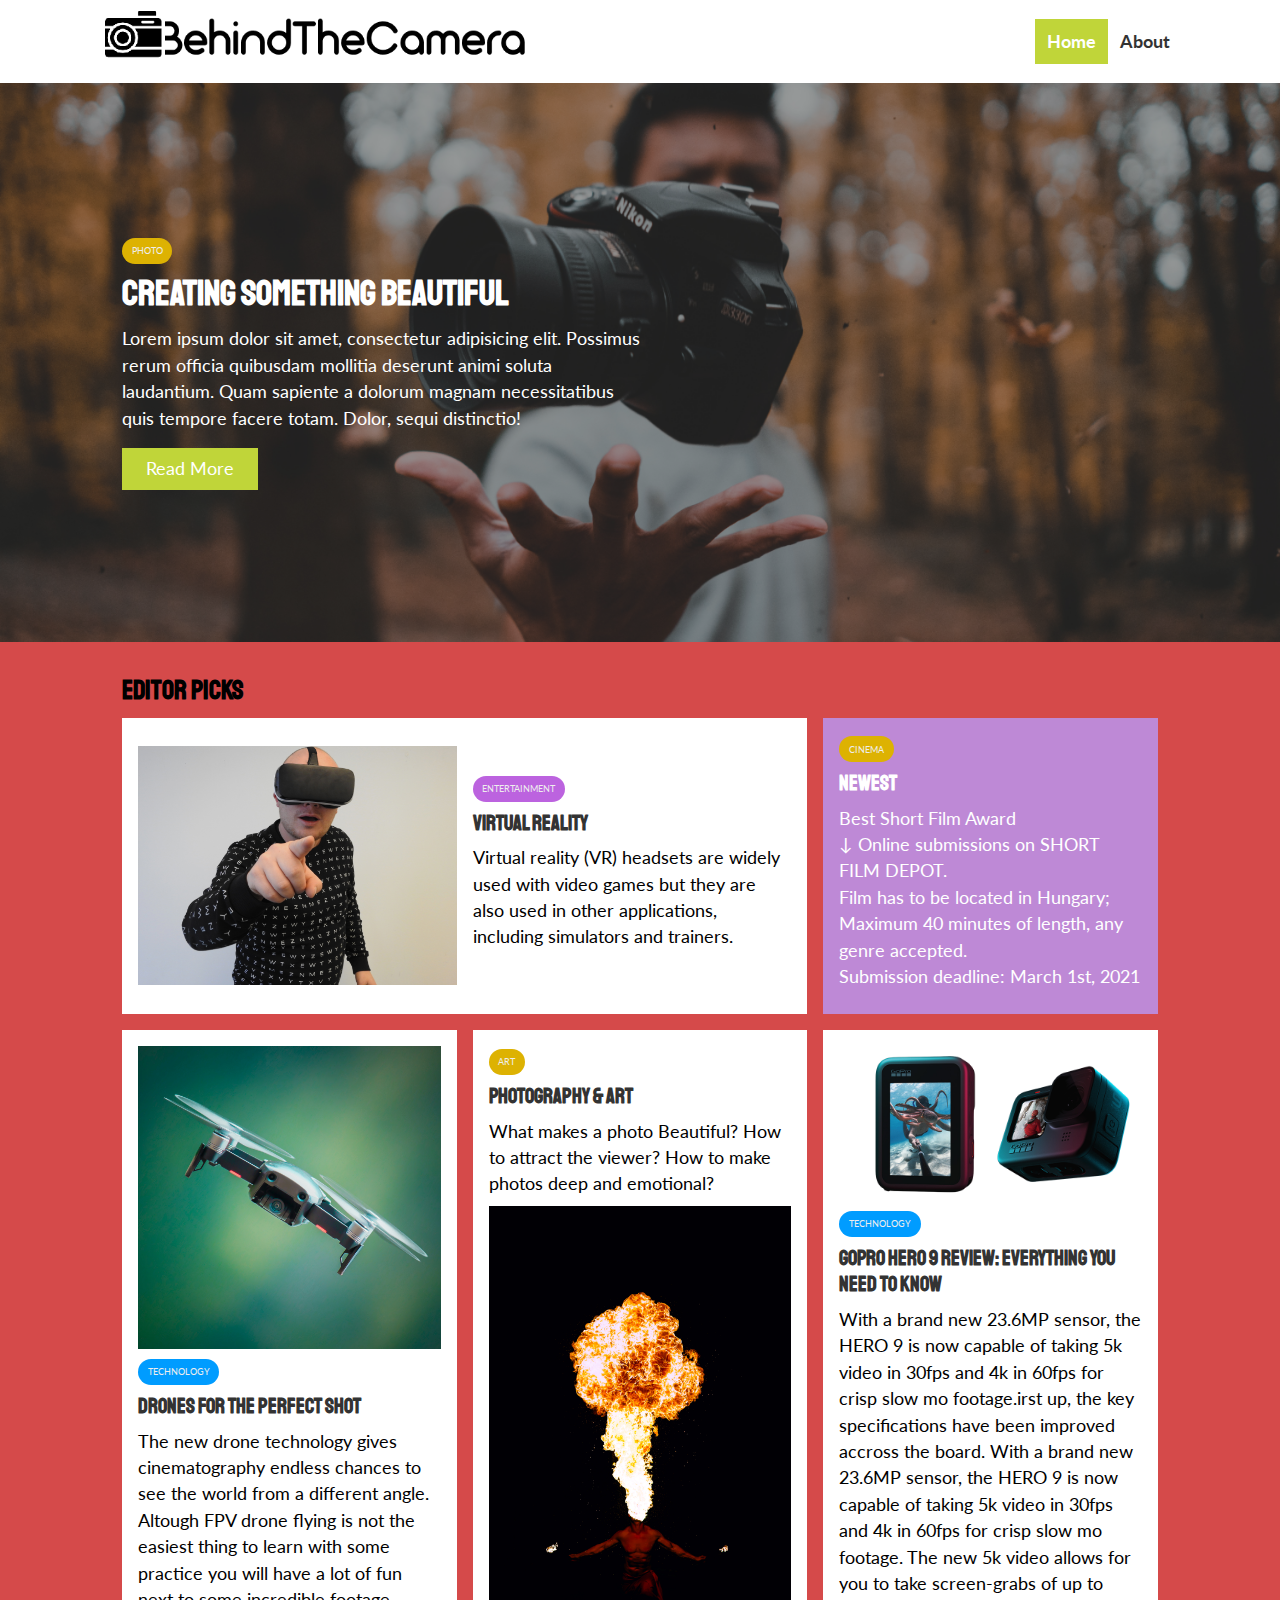
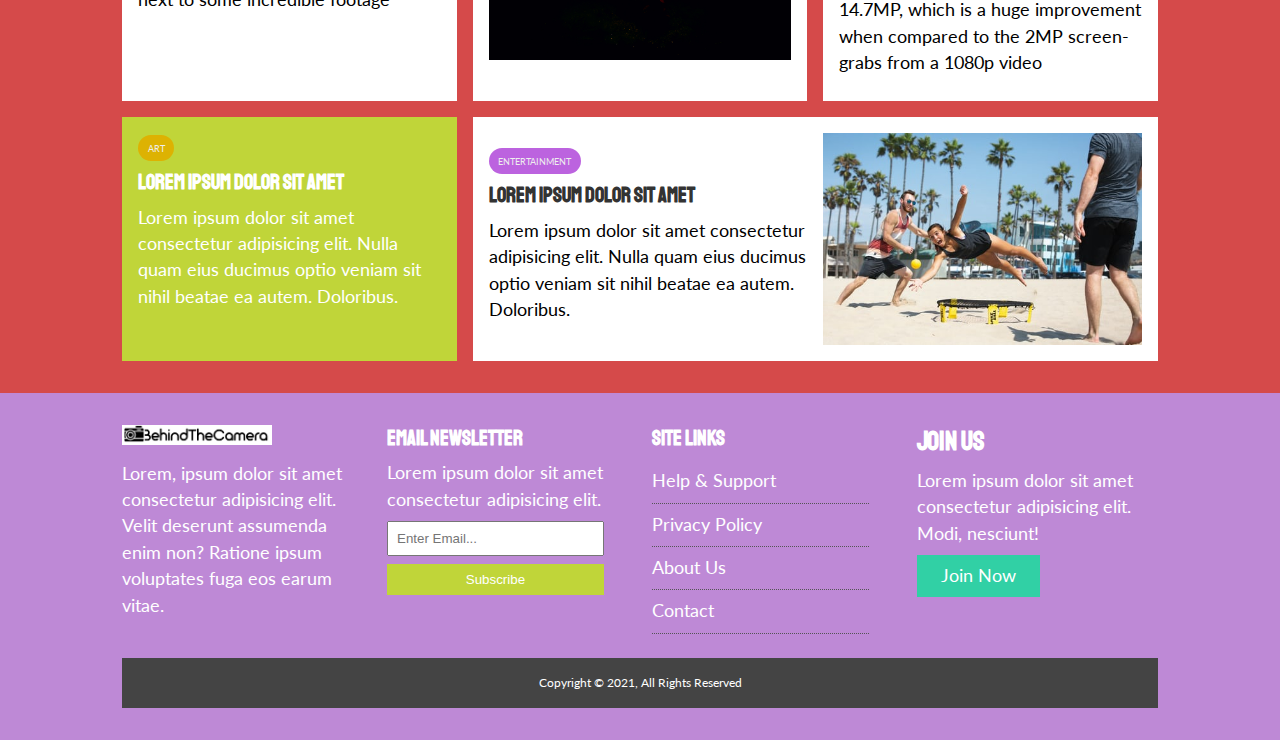
<file: index.html>
<!DOCTYPE html>
<html lang="en">
<head>
  <meta charset="UTF-8">
  <meta name="viewport" content="width=device-width, initial-scale=1.0">
  <meta http-equiv="X-UA-Compatible" content="ie=edge">
  <link rel="stylesheet" href="https://use.fontawesome.com/releases/v5.6.3/css/all.css" integrity="sha384-UHRtZLI+pbxtHCWp1t77Bi1L4ZtiqrqD80Kn4Z8NTSRyMA2Fd33n5dQ8lWUE00s/" crossorigin="anonymous">
  <link href="https://fonts.googleapis.com/css?family=Lato|Staatliches" rel="stylesheet">
  <link rel="stylesheet" href="css/style.css">
  <link rel="stylesheet" media="screen and (max-width: 768px)" href="css/mobile.css">
  <link rel="shortcut icon" type="image/x-icon" href="favicon.ico">
  <title>BehindTheCamera</title>
</head>
<body>
  <nav id="main-nav">
    <div class="container">
      <a href="index.html">
      <img src="img/behindthecamera.png" alt="New" class="logo"></a>
      <div class="social">
        <a href="http://facebook.com" target="_blank"><i class="fab fa-facebook fa-2x"></i></a>
        <a href="http://twitter.com" target="_blank"><i class="fab fa-twitter fa-2x"></i></a>
        <a href="http://instagram.com" target="_blank"><i class="fab fa-instagram fa-2x"></i></a>
        <a href="http://youtube.com" target="_blank"><i class="fab fa-youtube fa-2x"></i></a>
      </div>
      <ul>
        <li><a class="current" href="index.html">Home</a></li>
        <li><a href="about.html">About</a></li>
      </ul>
    </div>
  </nav>

  <!-- Showcase -->
  <header id="showcase">
    <div class="container">
      <div class="showcase-container">
        <div class="showcase-content">
          <div class="category category-arts">Photo</div>
          <h1>Creating Something Beautiful</h1>
          <p>Lorem ipsum dolor sit amet, consectetur adipisicing elit. Possimus rerum officia quibusdam mollitia deserunt animi soluta laudantium. Quam sapiente a dolorum magnam necessitatibus quis tempore facere totam. Dolor, sequi distinctio!</p>
          <a href="article.html" class="btn btn-primary">Read More</a>
        </div>
      </div>
    </div>
  </header>

  <!-- Home Articles -->
  <section id="home-articles" class="py-2">
    <div class="container">
        <h2>Editor Picks</h2>
        <div class="articles-container">
          <article class="card">
            <img src="img/articles/ent3.jpg" alt="">
            <div>
              <div class="category category-ent">Entertainment</div>
              <h3>
                <a href="article.html">Virtual Reality</a>
              </h3>
              <p>Virtual reality (VR) headsets are widely used with video games but they are also used in other applications, including simulators and trainers.</p>
            </div>
          </article>
          <article class="card bg-dark">
            <div class="category category-arts">Cinema</div>
            <h3>
              <a href="article.html">Newest</a>
            </h3>
            <p>
              Best Short Film Award <br>
              ↓ Online submissions on SHORT FILM DEPOT. <br>
              Film has to be located in Hungary;
              Maximum 40 minutes of length, any genre accepted. 
             <br> Submission deadline: March 1st, 2021</p>
          </article>
          <article class="card">
            <img src="img/articles/tech1.jpg" alt="">
            <div class="category category-tech">Technology</div>
            <h3>
              <a href="article.html">Drones for the perfect shot</a>
            </h3>
            <p>The new drone technology gives cinematography endless chances to see the world from a different angle.
              Altough FPV drone flying is not the easiest thing to learn with some practice you will have a lot of fun next to some incredible footage</p>
          </article>
          <article class="card">
            <div class="category category-arts">Art</div>
            <h3>
              <a href="article.html">Photography & Art</a>
            </h3>
            <p>What makes a photo Beautiful? How to attract the viewer? How to make photos deep and emotional?</p>
            <img src="img/articles/art1.jpg" alt="">
          </article>
          <article class="card">
            <img src="img/articles/tech2.jpg" alt="">
            <div class="category category-tech">Technology</div>
            <h3>
              <a href="article.html">GoPro HERO 9 Review: Everything You Need To Know</a>
            </h3>
            <p>With a brand new 23.6MP sensor, the HERO 9 is now capable of taking 5k video in 30fps and 4k in 60fps for crisp slow mo footage.irst up, the key specifications have been improved accross the board. With a brand new 23.6MP sensor, the HERO 9 is now capable of taking 5k video in 30fps and 4k in 60fps for crisp slow mo footage. The new 5k video allows for you to take screen-grabs of up to 14.7MP, which is a huge improvement when compared to the 2MP screen-grabs from a 1080p video </p>
          </article>
          <article class="card bg-primary">
            <div class="category category-arts">Art</div>
            <h3>
              <a href="article.html">Lorem ipsum dolor sit amet</a>
            </h3>
            <p>Lorem ipsum dolor sit amet consectetur adipisicing elit. Nulla quam eius ducimus optio veniam sit nihil beatae ea autem. Doloribus.</p>
          </article>
          <article class="card">
            <div>
              <div class="category category-ent">Entertainment</div>
              <h3>
                <a href="article.html">Lorem ipsum dolor sit amet</a>
              </h3>
              <p>Lorem ipsum dolor sit amet consectetur adipisicing elit. Nulla quam eius ducimus optio veniam sit nihil beatae ea autem. Doloribus.</p>
            </div>
            <img src="img/articles/ent3.jfif" alt="">
          </article>
        </div>
    </div>
  </section>

  <!-- Footer -->
  <footer id="main-footer" class="py-2">
    <div class="container footer-container">
      <div>
        <img src="img/behindthecamera.png" alt="New" class="logo"></a>
        <p>Lorem, ipsum dolor sit amet consectetur adipisicing elit. Velit deserunt assumenda enim non? Ratione ipsum voluptates fuga eos earum vitae.</p>
      </div>
      <div>
        <h3>Email Newsletter</h3>
        <p>Lorem ipsum dolor sit amet consectetur adipisicing elit.</p>
        <form>
          <input type="email" placeholder="Enter Email...">
          <input type="submit" value="Subscribe" class="btn btn-primary">
        </form>
      </div>
      <div>
        <h3>Site Links</h3>
        <ul class="list">
          <li><a href="#">Help & Support</a></li>
          <li><a href="#">Privacy Policy</a></li>
          <li><a href="#">About Us</a></li>
          <li><a href="#">Contact</a></li>
        </ul>
      </div>
      <div>
        <h2>Join Us </h2>
        <p>Lorem ipsum dolor sit amet consectetur adipisicing elit. Modi, nesciunt!</p>
        <a href="#" class="btn btn-secondary">Join Now</a>
      </div>
      <div>
        <p>
          Copyright &copy; 2021, All Rights Reserved
        </p>
      </div>
    </div>
  </footer>

</body>
</html>
</file>
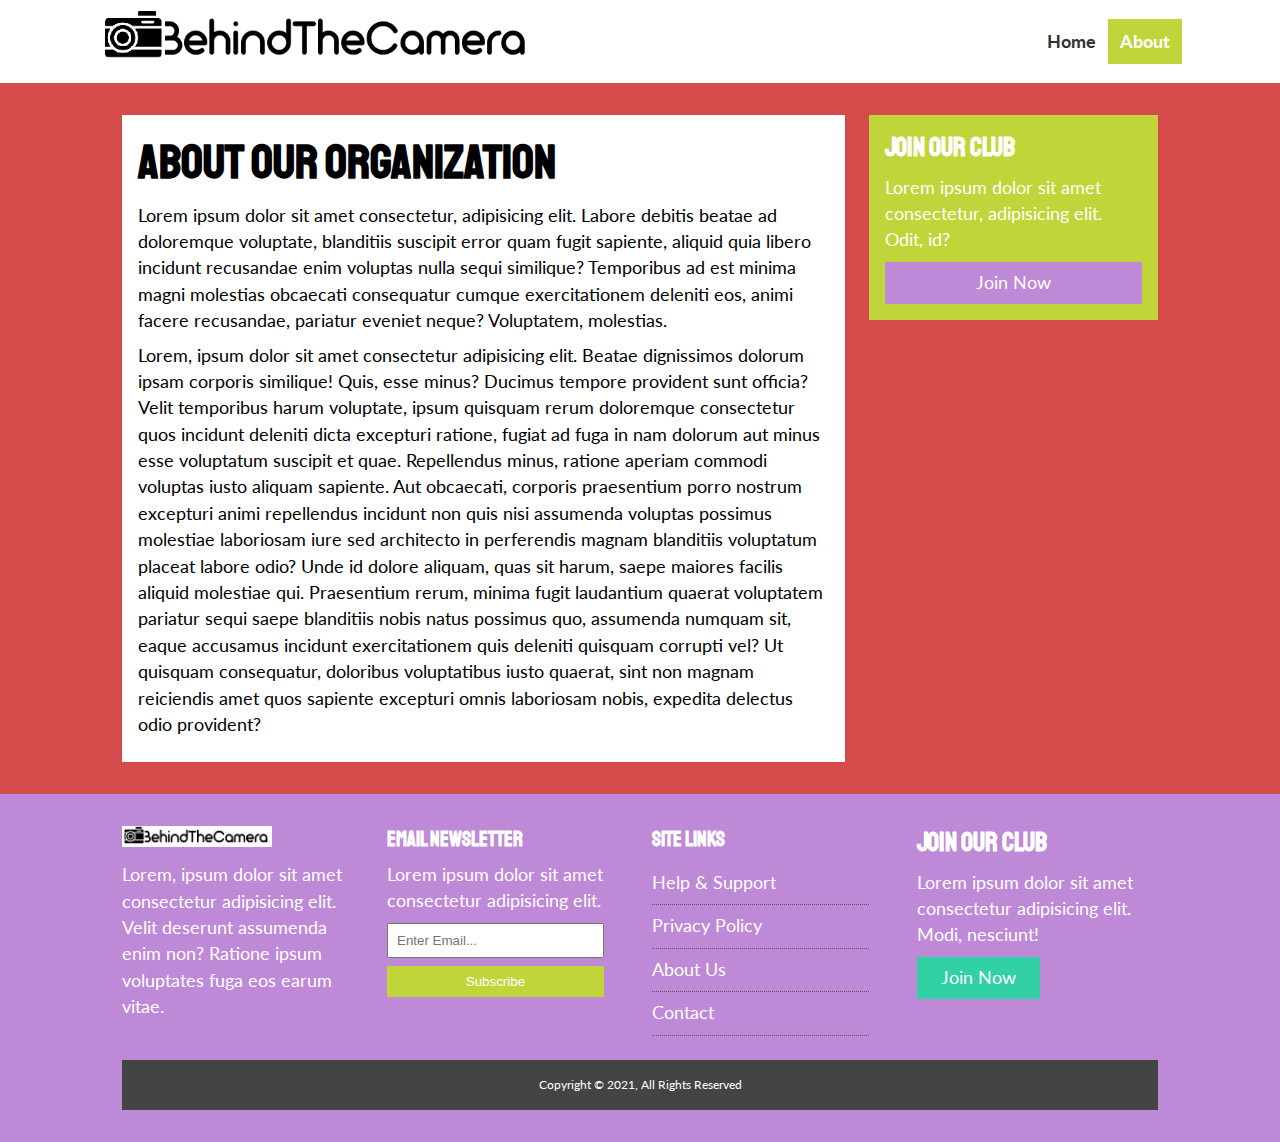
<file: about.html>
<!DOCTYPE html>
<html lang="en">
<head>
  <meta charset="UTF-8">
  <meta name="viewport" content="width=device-width, initial-scale=1.0">
  <meta http-equiv="X-UA-Compatible" content="ie=edge">
  <link rel="stylesheet" href="https://use.fontawesome.com/releases/v5.6.3/css/all.css" integrity="sha384-UHRtZLI+pbxtHCWp1t77Bi1L4ZtiqrqD80Kn4Z8NTSRyMA2Fd33n5dQ8lWUE00s/" crossorigin="anonymous">
  <link href="https://fonts.googleapis.com/css?family=Lato|Staatliches" rel="stylesheet">
  <link rel="stylesheet" href="css/style.css">
  <link rel="stylesheet" media="screen and (max-width: 768px)" href="css/mobile.css">
  <link rel="shortcut icon" type="image/x-icon" href="favicon.ico">
  <title>BehindTheCamera | About</title>
</head>
<body>
  <nav id="main-nav">
    <div class="container">
      <a href="index.html">
        <img src="img/behindthecamera.png" alt="New" class="logo"></a>
      <div class="social">
        <a href="http://facebook.com" target="_blank"><i class="fab fa-facebook fa-2x"></i></a>
        <a href="http://twitter.com" target="_blank"><i class="fab fa-twitter fa-2x"></i></a>
        <a href="http://instagram.com" target="_blank"><i class="fab fa-instagram fa-2x"></i></a>
        <a href="http://youtube.com" target="_blank"><i class="fab fa-youtube fa-2x"></i></a>
      </div>
      <ul>
        <li><a href="index.html">Home</a></li>
        <li><a class="current" href="about.html">About</a></li>
      </ul>
    </div>
  </nav>

  <section id="about">
    <div class="container">
      <div class="page-container">
        <article class="card">
          <h1 class="l-heading">About Our Organization</h1>
          <p>Lorem ipsum dolor sit amet consectetur, adipisicing elit. Labore debitis beatae ad doloremque voluptate, blanditiis suscipit error quam fugit sapiente, aliquid quia libero incidunt recusandae enim voluptas nulla sequi similique? Temporibus ad est minima magni molestias obcaecati consequatur cumque exercitationem deleniti eos, animi facere recusandae, pariatur eveniet neque? Voluptatem, molestias.</p>
          <p>Lorem, ipsum dolor sit amet consectetur adipisicing elit. Beatae dignissimos dolorum ipsam corporis similique! Quis, esse minus? Ducimus tempore provident sunt officia? Velit temporibus harum voluptate, ipsum quisquam rerum doloremque consectetur quos incidunt deleniti dicta excepturi ratione, fugiat ad fuga in nam dolorum aut minus esse voluptatum suscipit et quae. Repellendus minus, ratione aperiam commodi voluptas iusto aliquam sapiente. Aut obcaecati, corporis praesentium porro nostrum excepturi animi repellendus incidunt non quis nisi assumenda voluptas possimus molestiae laboriosam iure sed architecto in perferendis magnam blanditiis voluptatum placeat labore odio? Unde id dolore aliquam, quas sit harum, saepe maiores facilis aliquid molestiae qui. Praesentium rerum, minima fugit laudantium quaerat voluptatem pariatur sequi saepe blanditiis nobis natus possimus quo, assumenda numquam sit, eaque accusamus incidunt exercitationem quis deleniti quisquam corrupti vel? Ut quisquam consequatur, doloribus voluptatibus iusto quaerat, sint non magnam reiciendis amet quos sapiente excepturi omnis laboriosam nobis, expedita delectus odio provident?</p>
        </article>
        <aside class="card bg-primary">
          <h2>Join Our Club</h2>
          <p>Lorem ipsum dolor sit amet consectetur, adipisicing elit. Odit, id?</p>
          <a href="#" class="btn btn-dark btn-block">Join Now</a>
        </aside>
      </div>
    </div>
  </section>

  <!-- Footer -->
  <footer id="main-footer" class="py-2">
    <div class="container footer-container">
      <div>
        <img src="img/behindthecamera.png" alt="New" class="logo"></a>
        <p>Lorem, ipsum dolor sit amet consectetur adipisicing elit. Velit deserunt assumenda enim non? Ratione ipsum voluptates fuga eos earum vitae.</p>
      </div>
      <div>
        <h3>Email Newsletter</h3>
        <p>Lorem ipsum dolor sit amet consectetur adipisicing elit.</p>
        <form>
          <input type="email" placeholder="Enter Email...">
          <input type="submit" value="Subscribe" class="btn btn-primary">
        </form>
      </div>
      <div>
        <h3>Site Links</h3>
        <ul class="list">
          <li><a href="#">Help & Support</a></li>
          <li><a href="#">Privacy Policy</a></li>
          <li><a href="#">About Us</a></li>
          <li><a href="#">Contact</a></li>
        </ul>
      </div>
      <div>
        <h2>Join Our Club</h2>
        <p>Lorem ipsum dolor sit amet consectetur adipisicing elit. Modi, nesciunt!</p>
        <a href="#" class="btn btn-secondary">Join Now</a>
      </div>
      <div>
        <p>
          Copyright &copy; 2021, All Rights Reserved
        </p>
      </div>
    </div>
  </footer>

</body>
</html>
</file>
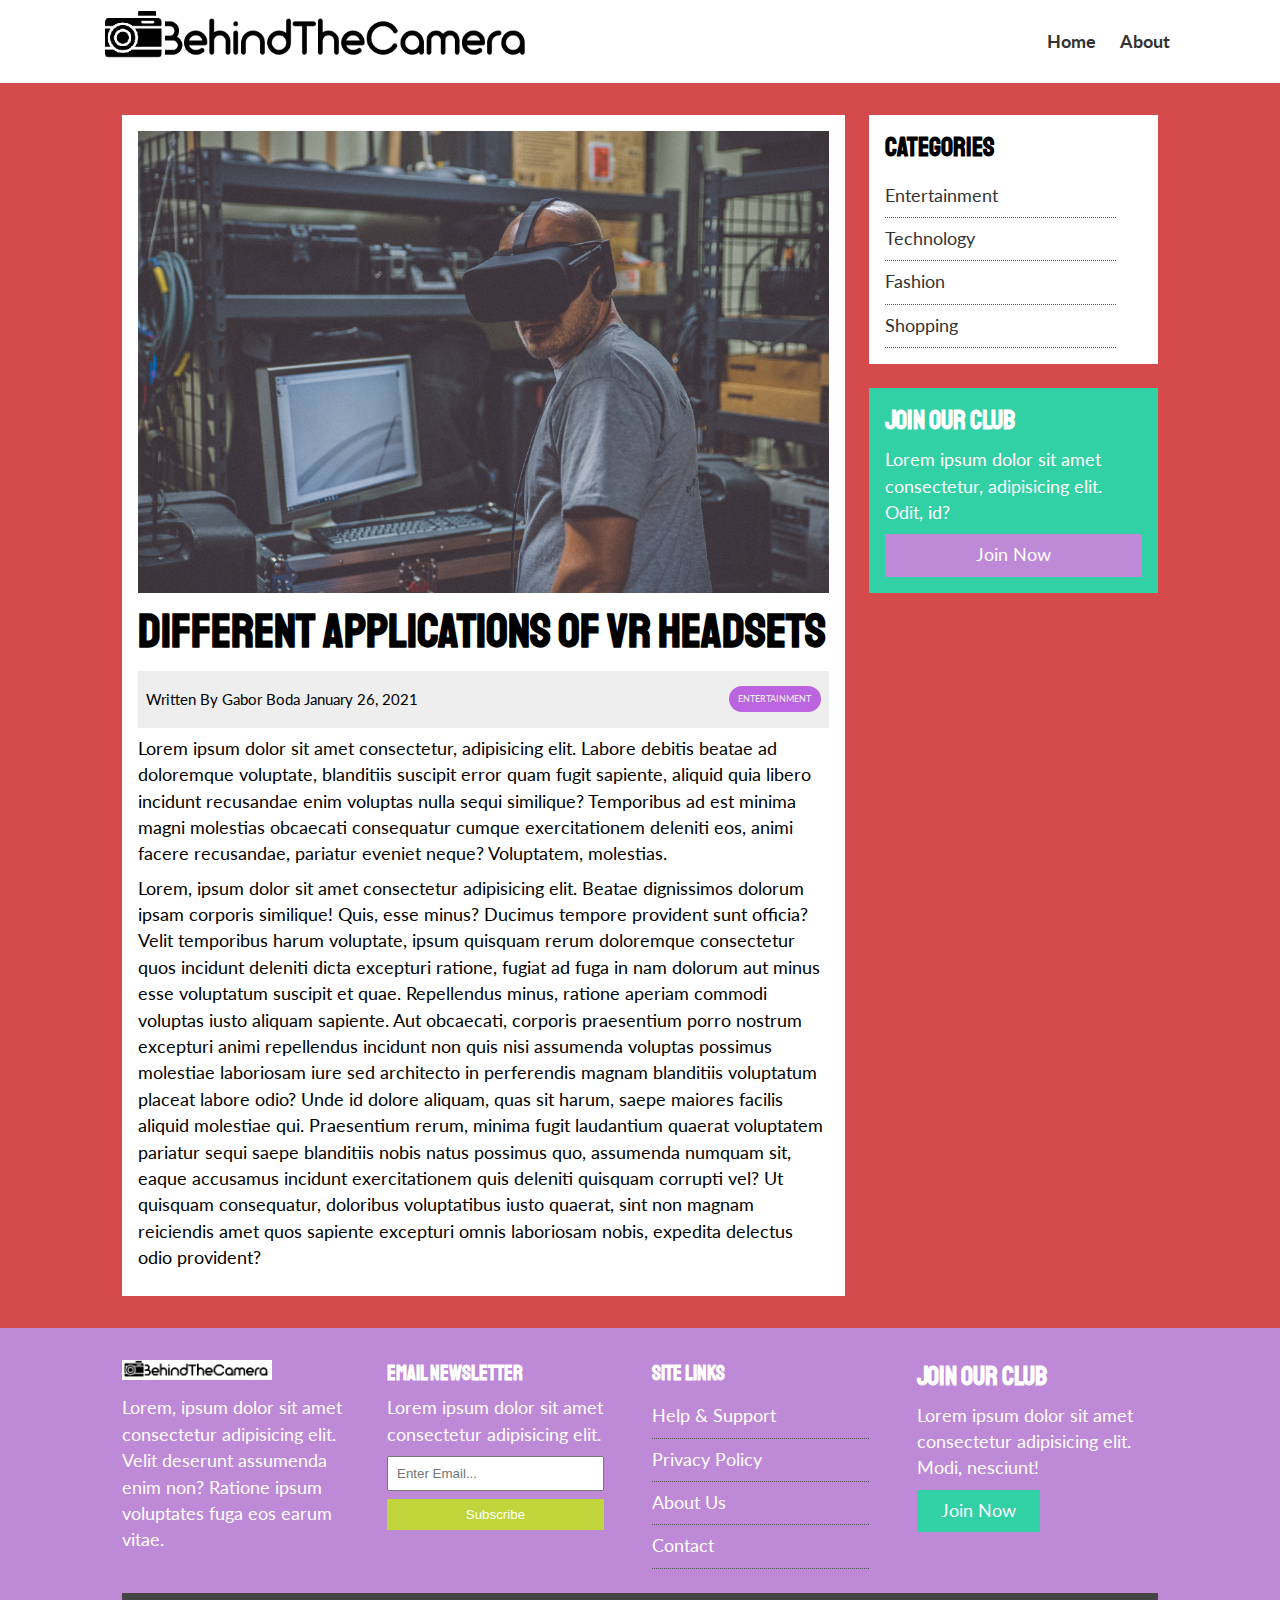
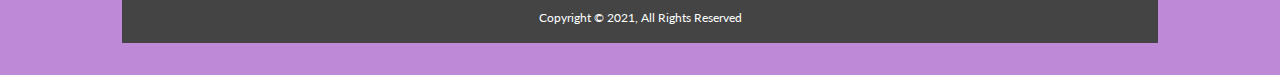
<file: article.html>
<!DOCTYPE html>
<html lang="en">
<head>
  <meta charset="UTF-8">
  <meta name="viewport" content="width=device-width, initial-scale=1.0">
  <meta http-equiv="X-UA-Compatible" content="ie=edge">
  <link rel="stylesheet" href="https://use.fontawesome.com/releases/v5.6.3/css/all.css" integrity="sha384-UHRtZLI+pbxtHCWp1t77Bi1L4ZtiqrqD80Kn4Z8NTSRyMA2Fd33n5dQ8lWUE00s/" crossorigin="anonymous">
  <link href="https://fonts.googleapis.com/css?family=Lato|Staatliches" rel="stylesheet">
  <link rel="stylesheet" href="css/style.css">
  <link rel="stylesheet" media="screen and (max-width: 768px)" href="css/mobile.css">
  <link rel="shortcut icon" type="image/x-icon" href="favicon.ico">
  <title>Home Section</title>
</head>
<body>
  <nav id="main-nav">
    <div class="container">
      <a href="index.html">
        <img src="img/behindthecamera.png" alt="New" class="logo"></a>
      <div class="social">
        <a href="http://facebook.com" target="_blank"><i class="fab fa-facebook fa-2x"></i></a>
        <a href="http://twitter.com" target="_blank"><i class="fab fa-twitter fa-2x"></i></a>
        <a href="http://instagram.com" target="_blank"><i class="fab fa-instagram fa-2x"></i></a>
        <a href="http://youtube.com" target="_blank"><i class="fab fa-youtube fa-2x"></i></a>
      </div>
      <ul>
        <li><a href="index.html">Home</a></li>
        <li><a href="about.html">About</a></li>
      </ul>
    </div>
  </nav>

  <section id="article">
    <div class="container">
      <div class="page-container">
        <article class="card">
          <img src="img/articles/vr2.jpg" alt="">
          <h1 class="l-heading">Different Applications Of VR Headsets</h1>
          <div class="meta">
            <small>
              <i class="fas fa-user"></i> Written By Gabor Boda January 26, 2021
            </small>
            <div class="category category-ent">Entertainment</div>
          </div>
          <p>Lorem ipsum dolor sit amet consectetur, adipisicing elit. Labore debitis beatae ad doloremque voluptate, blanditiis suscipit error quam fugit sapiente, aliquid quia libero incidunt recusandae enim voluptas nulla sequi similique? Temporibus ad est minima magni molestias obcaecati consequatur cumque exercitationem deleniti eos, animi facere recusandae, pariatur eveniet neque? Voluptatem, molestias.</p>
          <p>Lorem, ipsum dolor sit amet consectetur adipisicing elit. Beatae dignissimos dolorum ipsam corporis similique! Quis, esse minus? Ducimus tempore provident sunt officia? Velit temporibus harum voluptate, ipsum quisquam rerum doloremque consectetur quos incidunt deleniti dicta excepturi ratione, fugiat ad fuga in nam dolorum aut minus esse voluptatum suscipit et quae. Repellendus minus, ratione aperiam commodi voluptas iusto aliquam sapiente. Aut obcaecati, corporis praesentium porro nostrum excepturi animi repellendus incidunt non quis nisi assumenda voluptas possimus molestiae laboriosam iure sed architecto in perferendis magnam blanditiis voluptatum placeat labore odio? Unde id dolore aliquam, quas sit harum, saepe maiores facilis aliquid molestiae qui. Praesentium rerum, minima fugit laudantium quaerat voluptatem pariatur sequi saepe blanditiis nobis natus possimus quo, assumenda numquam sit, eaque accusamus incidunt exercitationem quis deleniti quisquam corrupti vel? Ut quisquam consequatur, doloribus voluptatibus iusto quaerat, sint non magnam reiciendis amet quos sapiente excepturi omnis laboriosam nobis, expedita delectus odio provident?</p>
        </article>

        <aside id="categories" class="card">
          <h2>Categories</h2>
          <ul class="list">
            <li><a href="#"><i class="fas fa-chevron-right"></i> Entertainment</a></li>
            <li><a href="#"><i class="fas fa-chevron-right"></i> Technology</a></li>
            <li><a href="#"><i class="fas fa-chevron-right"></i> Fashion</a></li>
            <li><a href="#"><i class="fas fa-chevron-right"></i> Shopping</a></li>
          </ul>
        </aside>

        <aside class="card bg-secondary">
          <h2>Join Our Club</h2>
          <p>Lorem ipsum dolor sit amet consectetur, adipisicing elit. Odit, id?</p>
          <a href="#" class="btn btn-dark btn-block">Join Now</a>
        </aside>
      </div>
    </div>
  </section>

  <!-- Footer -->
  <footer id="main-footer" class="py-2">
    <div class="container footer-container">
      <div>
        <img src="img/behindthecamera.png" alt="New" class="logo"></a>
        <p>Lorem, ipsum dolor sit amet consectetur adipisicing elit. Velit deserunt assumenda enim non? Ratione ipsum voluptates fuga eos earum vitae.</p>
      </div>
      <div>
        <h3>Email Newsletter</h3>
        <p>Lorem ipsum dolor sit amet consectetur adipisicing elit.</p>
        <form>
          <input type="email" placeholder="Enter Email...">
          <input type="submit" value="Subscribe" class="btn btn-primary">
        </form>
      </div>
      <div>
        <h3>Site Links</h3>
        <ul class="list">
          <li><a href="#">Help & Support</a></li>
          <li><a href="#">Privacy Policy</a></li>
          <li><a href="#">About Us</a></li>
          <li><a href="#">Contact</a></li>
        </ul>
      </div>
      <div>
        <h2>Join Our Club</h2>
        <p>Lorem ipsum dolor sit amet consectetur adipisicing elit. Modi, nesciunt!</p>
        <a href="#" class="btn btn-secondary">Join Now</a>
      </div>
      <div>
        <p>
          Copyright &copy; 2021, All Rights Reserved
        </p>
      </div>
    </div>
  </footer>

</body>
</html>
</file>
<file: css/style.css>
:root {
  --primary-color: #c0d539;
  --secondary-color: #31d0a5;
  --light-color: #d54a4a;
  --dark-color: rgb(190, 137, 214);
  --max-width: 1100px;
}

.category {
  --arts-color: #ddb202;
  --ent-color: #bc63df;
  --tech-color: #009cff;
}

* {
  margin: 0;
  padding: 0;
  box-sizing: border-box;
}

body {
  font-family: "Lato", sans-serif;
  line-height: 1.5;
  background: var(--light-color);
  font-size: 1.1em;
}

a {
  color: #333;
  text-decoration: none;
  transition: all 0.4s ease-in-out;
}

a:hover {
  padding: 4px;
  transform: scale(1.02);
}

ul {
  list-style: none;
}

p {
  margin: 0.5rem 0;
}

img {
  width: 100%;
}

h1,
h2,
h3,
h4,
h5,
h6 {
  font-family: "Staatliches", cursive;
  margin-bottom: 0.55rem;
  line-height: 1.3;
}

/* Utility */
.container {
  max-width: var(--max-width);
  margin: auto;
  padding: 0 2rem;
  overflow: hidden;
}

.category {
  display: inline-block;
  color: #eee;
  font-size: 0.55rem;
  text-transform: uppercase;
  padding: 0.4rem 0.6rem;
  border-radius: 15px;
  margin-bottom: 0.5rem;
}

.category-arts {
  background: var(--arts-color);
}
.category-ent {
  background: var(--ent-color);
}
.category-tech {
  background: var(--tech-color);
}

.btn {
  display: inline-block;
  border: none;
  background: var(--dark-color);
  color: #fff;
  padding: 0.5rem 1.5rem;
}

.btn-light {
  background: var(--light-color);
}
.btn-primary {
  background: var(--primary-color);
}
.btn-secondary {
  background: var(--secondary-color);
}

.btn-block {
  display: block;
  width: 100%;
  text-align: center;
}

.btn:hover {
  opacity: 0.9;
}

.card {
  background: #fff;
  padding: 1rem;
}

.bg-dark {
  background: var(--dark-color);
  color: #fff;
}

.bg-primary {
  background: var(--primary-color);
  color: #fff;
}

.bg-secondary {
  background: var(--secondary-color);
  color: #fff;
}

.bg-dark h1,
.bg-dark h2,
.bg-dark h3,
.bg-dark a,
.bg-primary h1,
.bg-primary h2,
.bg-primary h3,
.bg-primary a,
.bg-secondary h1,
.bg-secondary h2,
.bg-secondary h3,
.bg-secondary a {
  color: #fff;
}

.py-1 {
  padding: 1.5rem 0;
}
.py-2 {
  padding: 2rem 0;
}
.py-3 {
  padding: 3rem 0;
}
.p-1 {
  padding: 1.5rem;
}
.p-2 {
  padding: 2rem;
}
.p-3 {
  padding: 3rem;
}

.l-heading {
  font-size: 3rem;
}

.list li {
  padding: 0.5rem 0;
  border-bottom: #555 dotted 1px;
  width: 90%;
}

.list li a:hover {
  color: var(--primary-color);
}

/* Inner page grid container */
.page-container {
  display: grid;
  grid-template-columns: 5fr 2fr;
  margin: 2rem 0;
  grid-gap: 1.5rem;
}

.page-container > *:first-child {
  grid-row: 1 / span 3;
}

/* Navigation */
#main-nav {
  background: #fff;
  position: sticky;
  top: 0;
  z-index: 2;
}

#main-nav .container {
  display: grid;
  grid-template-columns: 6fr 3fr 2fr;
  padding: 0.5rem;
  align-items: center;
}

#main-nav .logo {
  width: auto;
  height: 60px;
}

#main-nav ul {
  justify-self: end;
  display: flex;
}

#main-nav ul li a {
  padding: 0.75rem;
  font-weight: bold;
}

#main-nav ul li a.current {
  background: var(--primary-color);
  color: #fff;
}

#main-nav ul li a:hover {
  background: var(--dark-color);
}

#main-nav .social {
  justify-self: center;
}

#main-nav .social i {
  color: #777;
  margin-right: 0.5rem;
}
#main-nav .social i:hover {
  color: var(--dark-color);
  margin-right: 0.5rem;
}

/* Showcase */
#showcase {
  color: #fff;
  background: #333;
  padding: 2rem;
  position: relative;
}

#showcase:before {
  content: "";
  background: url("../img/photography.jpg") no-repeat center center/cover;
  position: absolute;
  top: 0;
  left: 0;
  width: 100%;
  height: 100%;
  opacity: 0.5;
}

#showcase .showcase-container {
  display: grid;
  grid-template-columns: repeat(2, 1fr);
  justify-content: center;
  align-items: center;
  height: 55vh;
}

#showcase .showcase-content {
  z-index: 1;
}

#showcase .showcase-content p {
  margin-bottom: 1rem;
}

/* Home Articles */
#home-articles .articles-container {
  display: grid;
  grid-template-columns: repeat(3, 1fr);
  grid-gap: 1rem;
}

#home-articles .articles-container > *:first-child,
#home-articles .articles-container > *:last-child {
  display: grid;
  grid-template-columns: repeat(2, 1fr);
  grid-gap: 1rem;
  align-items: center;
  grid-column: 1 / span 2;
}

#home-articles .articles-container > *:last-child {
  grid-column: 2 / span 2;
}

#article .meta {
  display: flex;
  justify-content: space-between;
  align-items: center;
  background: #eee;
  padding: 0.5rem;
}

#article .meta .category {
  margin-top: 0.4rem;
}

/* Footer */
#main-footer {
  background: var(--dark-color);
  color: #fff;
}

#main-footer img {
  width: 150px;
}

#main-footer a {
  color: #fff;
}

#main-footer .footer-container {
  display: grid;
  grid-template-columns: repeat(4, 1fr);
  grid-gap: 1.5rem;
}

#main-footer .footer-container > *:last-child {
  background: #444;
  grid-column: 1 / span 4;
  padding: 0.5rem;
  text-align: center;
  font-size: 0.75rem;
}

#main-footer .footer-container input[type="email"] {
  width: 90%;
  padding: 0.5rem;
  margin-bottom: 0.5rem;
}

#main-footer .footer-container input[type="submit"] {
  width: 90%;
}
</file>
<file: css/mobile.css>
/* Navigation */
#main-nav .social {
  display: none;
}

#main-nav .container {
  grid-template-columns: 1fr;
  grid-gap: 1.2rem;
}

#main-nav ul,
#main-nav .logo {
  justify-self: center;
}

#main-nav ul li a {
  padding: 0.5rem;
}

#home-articles .articles-container {
  grid-template-columns: repeat(2, 1fr);
}

#home-articles .articles-container > *:first-child,
#home-articles .articles-container > *:last-child {
  grid-template-columns: 1fr;
  grid-column: 1;
}

@media (max-width: 600px) {
  /* Stack Grid Items */
  #showcase .showcase-container,
  #home-articles .articles-container,
  #main-footer .footer-container {
    grid-template-columns: 1fr;
  }

  #main-footer .footer-container > *:last-child {
    grid-column: 1;
  }

  #main-footer .footer-container > *:first-child,
  #main-footer .footer-container > *:nth-child(2) {
    border-bottom: #444 dotted 1px;
    padding-bottom: 1rem;
  }

  .page-container {
    grid-template-columns: 1fr;
    text-align: center;
  }

  .page-container > *:first-child {
    grid-row: 1;
  }

  .l-heading {
    font-size: 2rem;
  }
}
</file>
